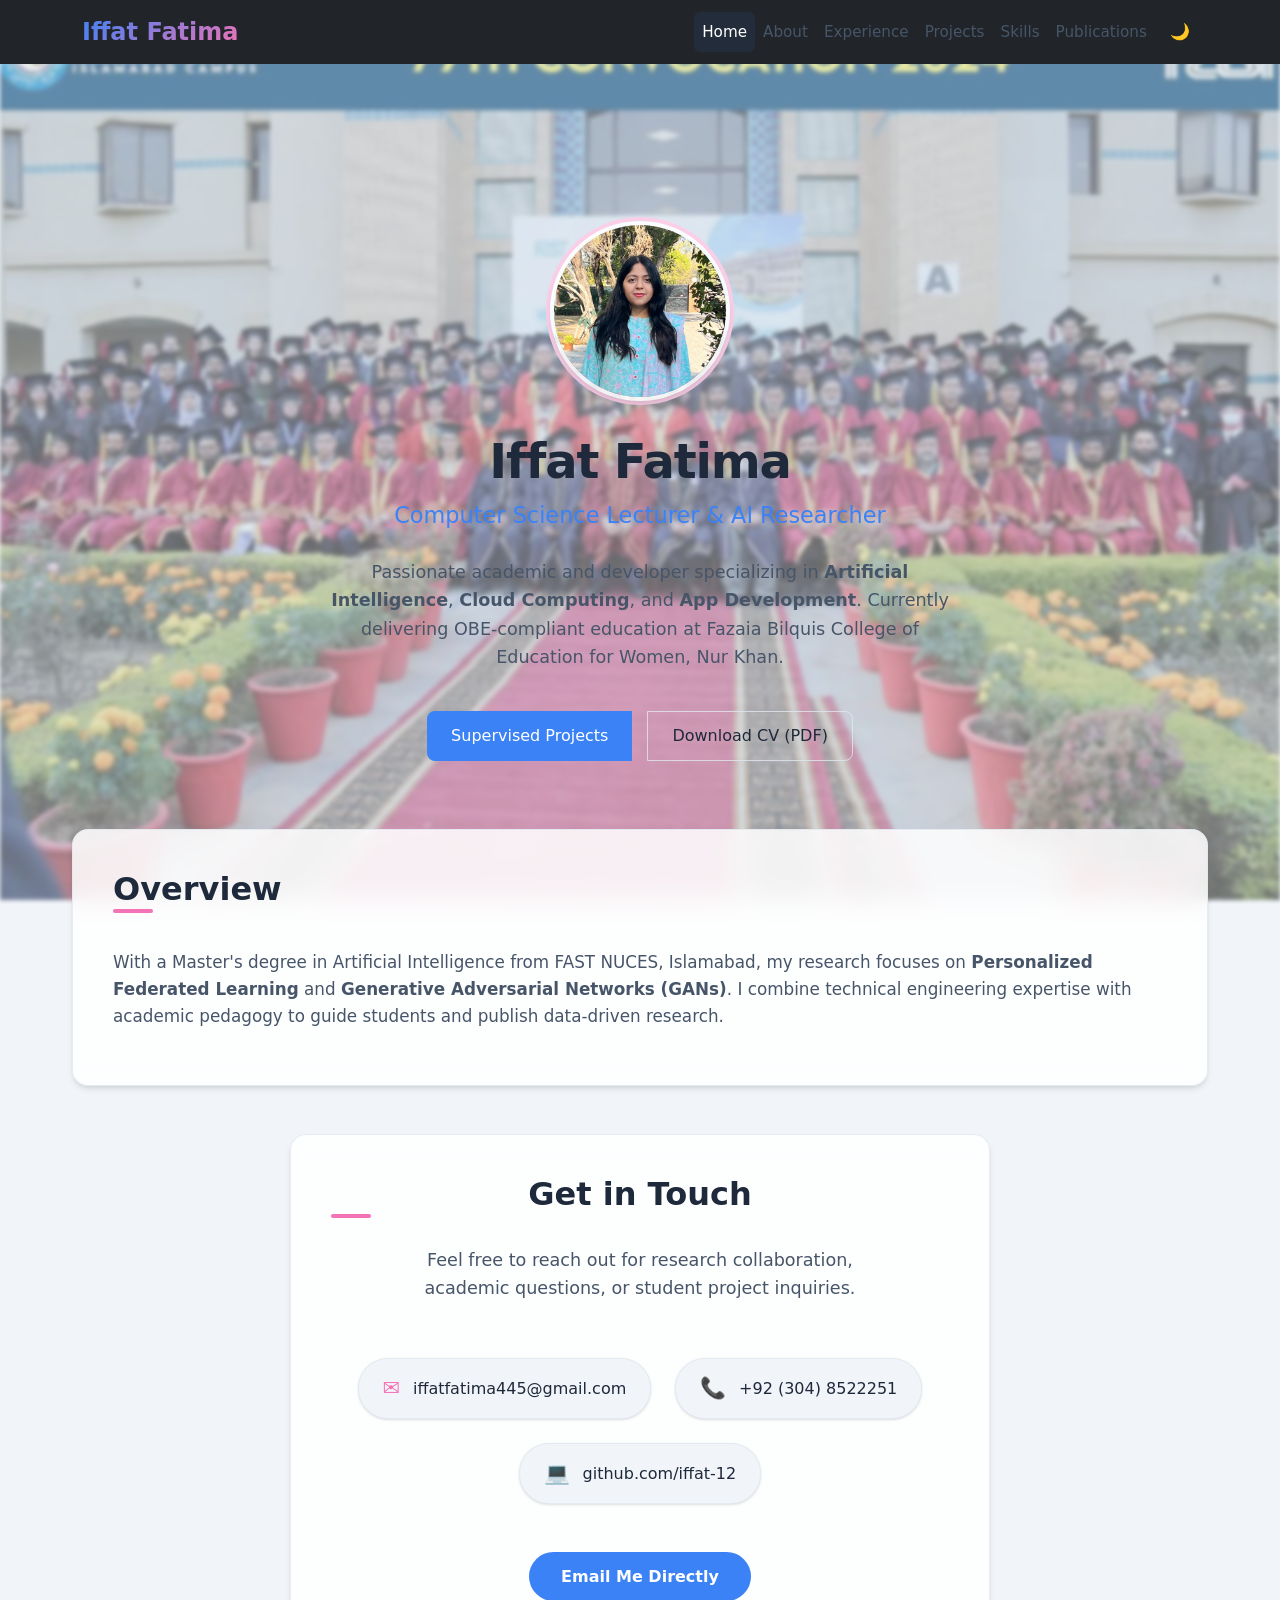
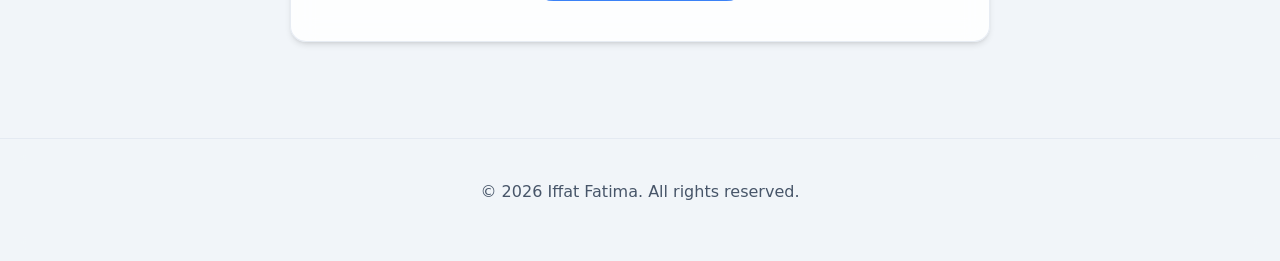
<file: index.html>
<!DOCTYPE html>
<html lang="en">
<head>
  <meta charset="UTF-8" />
  <meta name="viewport" content="width=device-width, initial-scale=1.0" />
  <title>Iffat Fatima – Lecturer & AI Researcher</title>
  
  <meta name="description" content="Professional portfolio of Iffat Fatima, Computer Science Lecturer and AI Researcher specializing in Federated Learning, Cloud Computing, and App Development." />
  <meta name="keywords" content="Iffat Fatima, AI Researcher, Computer Science Lecturer, FAST NUCES, Federated Learning, PMAS Arid Agriculture" />
  
  <link rel="preconnect" href="https://fonts.googleapis.com">
  <link rel="preconnect" href="https://fonts.gstatic.com" crossorigin>
  <link href="https://fonts.googleapis.com/css2?family=Roboto:wght@400;500;700&display=swap" rel="stylesheet">
  
  <link href="https://cdn.jsdelivr.net/npm/bootstrap@5.3.3/dist/css/bootstrap.min.css" rel="stylesheet">
  
  <link rel="stylesheet" href="style.css" />
</head>
<body>
  <!-- Blurred Convocation Background -->
  <div class="bg-overlay"></div>

 <!-- Header Navigation -->
<header>
  <nav class="navbar navbar-expand-lg navbar-dark bg-dark sticky-top" aria-label="Main Navigation">
    <div class="container">
      <!-- Logo/Brand Link -->
      <a href="index.html" class="navbar-brand logo-link fw-bold">Iffat Fatima</a>
      
      <!-- Mobile Hamburger Button -->
      <button class="navbar-toggler" type="button" data-bs-toggle="collapse" data-bs-target="#portfolioNav" aria-controls="portfolioNav" aria-expanded="false" aria-label="Toggle navigation">
        <span class="navbar-toggler-icon"></span>
      </button>
      
      <!-- Collapsible Navigation Menu -->
      <div class="collapse navbar-collapse" id="portfolioNav">
        <ul class="navbar-nav ms-auto align-items-lg-center">
          <li class="nav-item"><a class="nav-link active" href="index.html">Home</a></li>
          <li class="nav-item"><a class="nav-link" href="about.html">About</a></li>
          <li class="nav-item"><a class="nav-link" href="experience.html">Experience</a></li>
          <li class="nav-item"><a class="nav-link" href="projects.html">Projects</a></li>
          <li class="nav-item"><a class="nav-link" href="skills.html">Skills</a></li>
          <li class="nav-item"><a class="nav-link" href="publications.html">Publications</a></li>
          
          <!-- Theme Toggle Button Wrapper -->
          <li class="nav-item ms-lg-2 mt-2 mt-lg-0">
            <button class="btn btn-outline-light theme-toggle-btn px-2 py-1" id="theme-toggle" aria-label="Toggle Theme">🌙</button>
          </li>
        </ul>
      </div>
    </div>
  </nav>
</header>

  <!-- Main Content -->
  <main>
    <!-- Hero Section -->
    <section class="hero-section" id="home">
      <div class="profile-container">
        <!-- Profile Picture from media folder -->
        <img src="media/iffat.jpg" alt="Iffat Fatima Profile Picture" class="profile-img" />
      </div>
      <h1 class="hero-title">Iffat Fatima</h1>
      <p class="hero-subtitle">Computer Science Lecturer & AI Researcher</p>
      <p class="hero-description">
        Passionate academic and developer specializing in <strong>Artificial Intelligence</strong>, 
        <strong>Cloud Computing</strong>, and <strong>App Development</strong>. Currently delivering OBE-compliant education 
        at Fazaia Bilquis College of Education for Women, Nur Khan.
      </p>
      <div class="btn-group">
        <a href="projects.html" class="btn btn-primary">Supervised Projects</a>
        <a href="cv.pdf" class="btn btn-secondary" target="_blank" download>Download CV (PDF)</a>
      </div>
    </section>

    <!-- Brief Bio Overview Section -->
    <section class="section-card">
      <h2 class="section-title">Overview</h2>
      <p style="margin-top: 1rem; font-size: 1.05rem; color: var(--text-secondary);">
        With a Master's degree in Artificial Intelligence from FAST NUCES, Islamabad, my research focuses on 
        <strong>Personalized Federated Learning</strong> and <strong>Generative Adversarial Networks (GANs)</strong>. 
        I combine technical engineering expertise with academic pedagogy to guide students and publish data-driven research.
      </p>
    </section>

    <!-- Contact Section -->
    <section class="section-card" id="contact" style="max-width: 700px; margin: 3rem auto;">
      <h2 class="section-title" style="display: block; text-align: center; margin-bottom: 2rem;">Get in Touch</h2>
      <div style="text-align: center; display: flex; flex-direction: column; align-items: center; gap: 1.5rem;">
        <p style="color: var(--text-secondary); font-size: 1.1rem; max-width: 500px;">
          Feel free to reach out for research collaboration, academic questions, or student project inquiries.
        </p>
        
        <div style="display: flex; flex-wrap: wrap; justify-content: center; gap: 1.5rem; width: 100%; margin-top: 1rem;">
          <!-- Email Card -->
          <div class="contact-pill" style="display: flex; align-items: center; gap: 0.8rem; padding: 0.8rem 1.5rem; background-color: var(--bg-color); border: 1px solid var(--border-color); border-radius: 30px; box-shadow: var(--shadow-sm); transition: transform 0.2s;">
            <span style="font-size: 1.3rem; color: var(--accent-color);">✉</span>
            <a href="mailto:iffatfatima445@gmail.com" style="text-decoration: none; font-weight: 500; color: var(--text-primary);">iffatfatima445@gmail.com</a>
          </div>

          <!-- Phone Card -->
          <div class="contact-pill" style="display: flex; align-items: center; gap: 0.8rem; padding: 0.8rem 1.5rem; background-color: var(--bg-color); border: 1px solid var(--border-color); border-radius: 30px; box-shadow: var(--shadow-sm); transition: transform 0.2s;">
            <span style="font-size: 1.3rem; color: var(--accent-color);">📞</span>
            <a href="tel:+923048522251" style="text-decoration: none; font-weight: 500; color: var(--text-primary);">+92 (304) 8522251</a>
          </div>

          <!-- GitHub Card -->
          <div class="contact-pill" style="display: flex; align-items: center; gap: 0.8rem; padding: 0.8rem 1.5rem; background-color: var(--bg-color); border: 1px solid var(--border-color); border-radius: 30px; box-shadow: var(--shadow-sm); transition: transform 0.2s;">
            <span style="font-size: 1.3rem; color: var(--accent-color);">💻</span>
            <a href="https://github.com/iffat-12" target="_blank" style="text-decoration: none; font-weight: 500; color: var(--text-primary);">github.com/iffat-12</a>
          </div>
        </div>

        <div style="margin-top: 1.5rem;">
          <a href="mailto:iffatfatima445@gmail.com?subject=Inquiry from Portfolio" class="btn btn-primary" style="padding: 0.8rem 2rem; border-radius: 30px; font-weight: 600;">Email Me Directly</a>
        </div>
      </div>
    </section>
  </main>

  <!-- Footer -->
  <footer>
    <p>&copy; 2026 Iffat Fatima. All rights reserved.</p>
  </footer>

  <!-- Bootstrap 5 JS Bundle (Required for Navbar Toggle) -->
  <script src="https://cdn.jsdelivr.net/npm/bootstrap@5.3.3/dist/js/bootstrap.bundle.min.js"></script>

  <script src="script.js"></script>
</body>
</html>
</file>
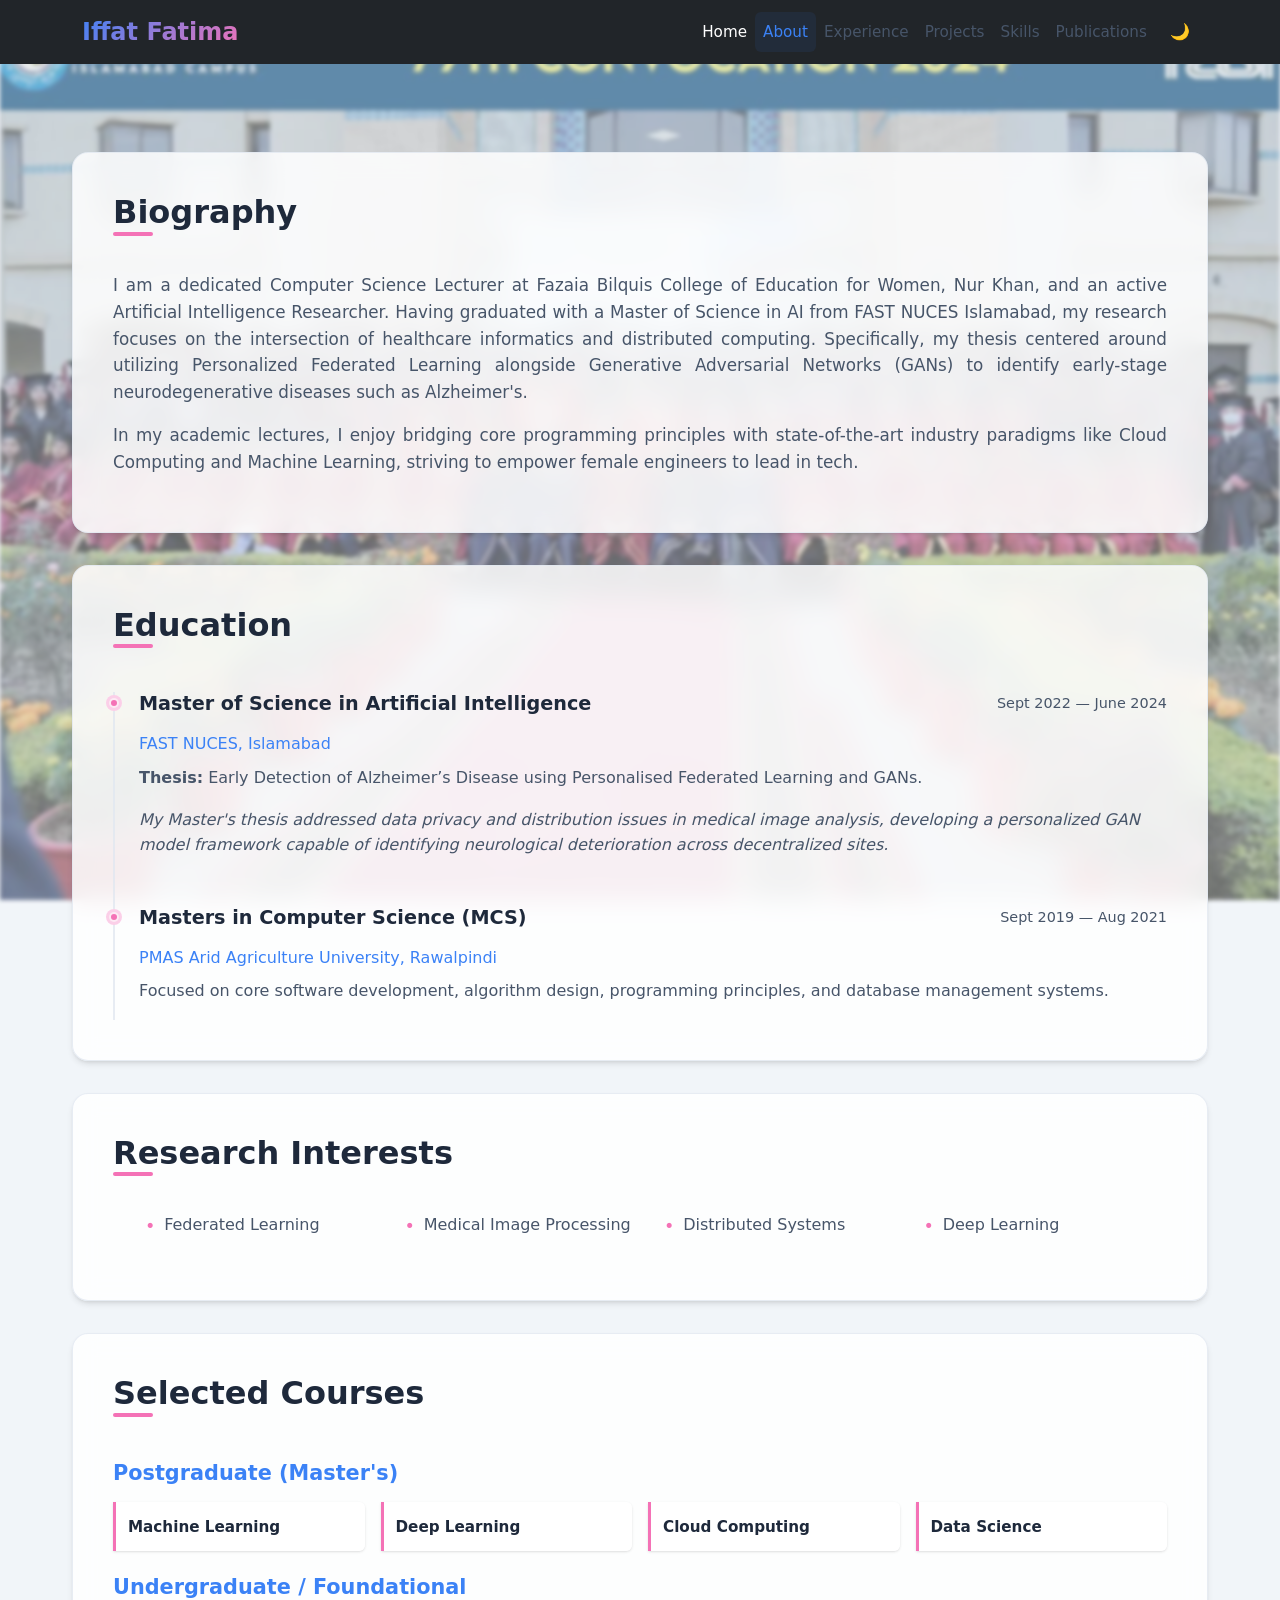
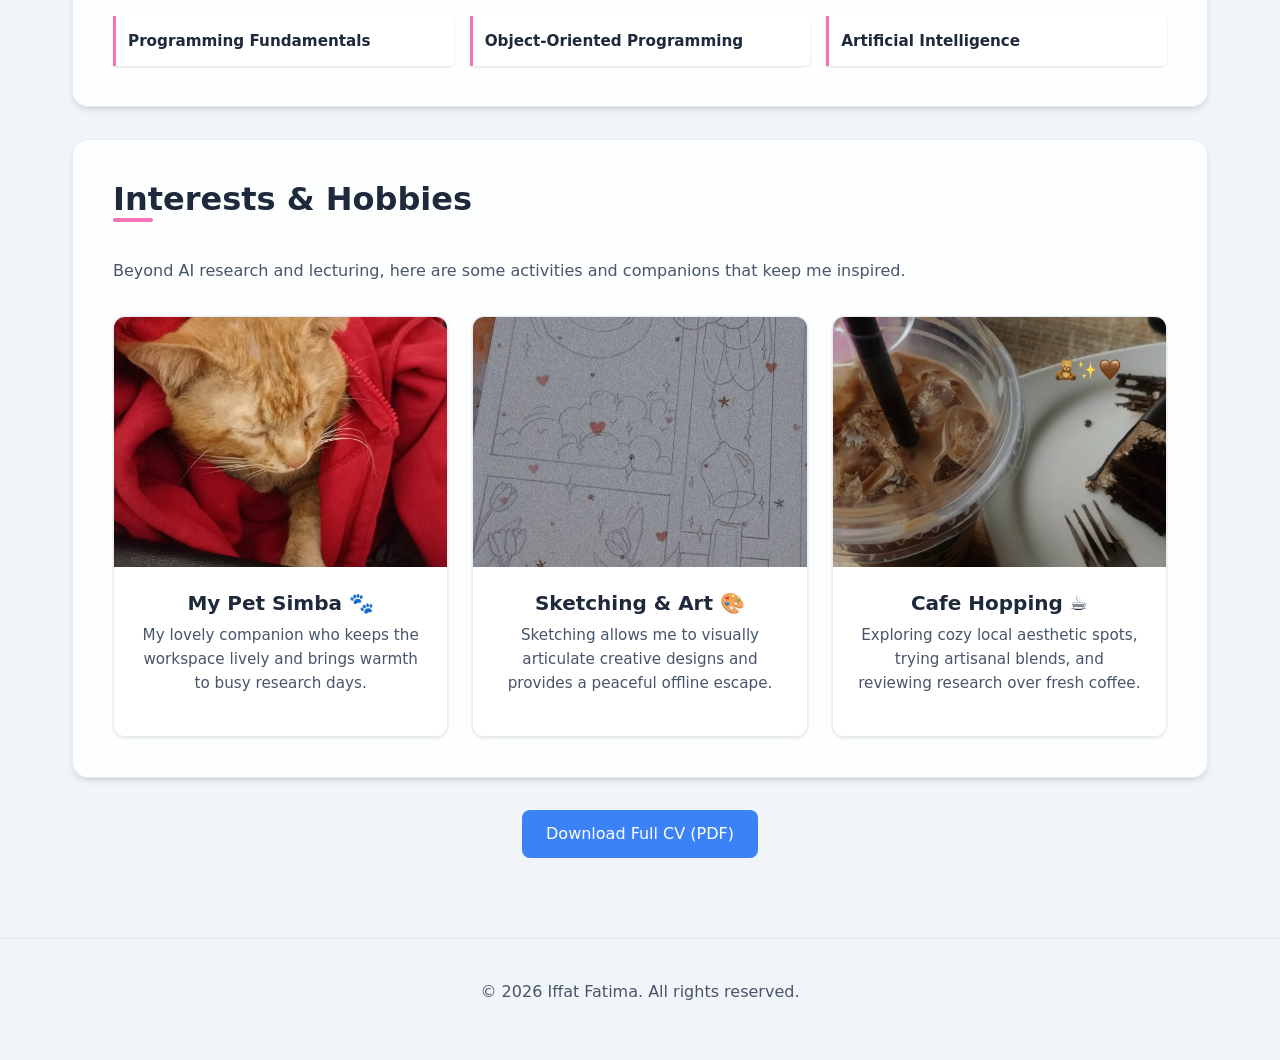
<file: about.html>
<!DOCTYPE html>
<html lang="en">
<head>
  <meta charset="UTF-8" />
  <meta name="viewport" content="width=device-width, initial-scale=1.0" />
  <title>About – Iffat Fatima</title>
  <meta name="description" content="Biography and educational background of Iffat Fatima, MS in AI graduate from FAST NUCES and Computer Science Lecturer." />
  <link rel="preconnect" href="https://fonts.googleapis.com">
  <link rel="preconnect" href="https://fonts.gstatic.com" crossorigin>
  <link href="https://fonts.googleapis.com/css2?family=Roboto:wght@400;500;700&display=swap" rel="stylesheet">
  <link href="https://cdn.jsdelivr.net/npm/bootstrap@5.3.3/dist/css/bootstrap.min.css" rel="stylesheet">
  <link rel="stylesheet" href="style.css" />
</head>
<body>
  <div class="bg-overlay"></div>

 <header>
  <nav class="navbar navbar-expand-lg navbar-dark bg-dark sticky-top" aria-label="Main Navigation">
    <div class="container">
      <!-- Logo/Brand Link -->
      <a href="index.html" class="navbar-brand logo-link fw-bold">Iffat Fatima</a>
      
      <!-- Mobile Hamburger Button -->
      <button class="navbar-toggler" type="button" data-bs-toggle="collapse" data-bs-target="#portfolioNav" aria-controls="portfolioNav" aria-expanded="false" aria-label="Toggle navigation">
        <span class="navbar-toggler-icon"></span>
      </button>
      
      <!-- Collapsible Navigation Menu -->
      <div class="collapse navbar-collapse" id="portfolioNav">
        <ul class="navbar-nav ms-auto align-items-lg-center">
          <li class="nav-item"><a class="nav-link active" href="index.html">Home</a></li>
          <li class="nav-item"><a class="nav-link" href="about.html">About</a></li>
          <li class="nav-item"><a class="nav-link" href="experience.html">Experience</a></li>
          <li class="nav-item"><a class="nav-link" href="projects.html">Projects</a></li>
          <li class="nav-item"><a class="nav-link" href="skills.html">Skills</a></li>
          <li class="nav-item"><a class="nav-link" href="publications.html">Publications</a></li>
          
          <!-- Theme Toggle Button Wrapper -->
          <li class="nav-item ms-lg-2 mt-2 mt-lg-0">
            <button class="btn btn-outline-light theme-toggle-btn px-2 py-1" id="theme-toggle" aria-label="Toggle Theme">🌙</button>
          </li>
        </ul>
      </div>
    </div>
  </nav>
</header>

  <!-- Main Content -->
  <main>
    <section class="section-card">
      <h2 class="section-title">Biography</h2>
      <p style="margin-top: 1rem; color: var(--text-secondary); font-size: 1.05rem; text-align: justify;">
        I am a dedicated Computer Science Lecturer at Fazaia Bilquis College of Education for Women, Nur Khan, and an active Artificial Intelligence Researcher.
        Having graduated with a Master of Science in AI from FAST NUCES Islamabad, my research focuses on the intersection of healthcare informatics and distributed computing.
        Specifically, my thesis centered around utilizing Personalized Federated Learning alongside Generative Adversarial Networks (GANs) to identify early-stage neurodegenerative diseases such as Alzheimer's.
      </p>
      <p style="margin-top: 1rem; color: var(--text-secondary); font-size: 1.05rem; text-align: justify;">
        In my academic lectures, I enjoy bridging core programming principles with state-of-the-art industry paradigms like Cloud Computing and Machine Learning, striving to empower female engineers to lead in tech.
      </p>
    </section>

    <!-- Education & Thesis -->
    <section class="section-card">
      <h2 class="section-title">Education</h2>
      
      <div class="experience-timeline" style="margin-top: 1.5rem;">
        <!-- FAST NUCES -->
        <div class="timeline-item">
          <div class="timeline-dot"></div>
          <div class="timeline-header">
            <h3 class="timeline-title">Master of Science in Artificial Intelligence</h3>
            <span class="timeline-date">Sept 2022 — June 2024</span>
          </div>
          <div class="timeline-subtitle">FAST NUCES, Islamabad</div>
          <div class="timeline-content" style="margin-top: 0.5rem;">
            <p><strong>Thesis:</strong> Early Detection of Alzheimer’s Disease using Personalised Federated Learning and GANs.</p>
            <p style="margin-top: 0.5rem; font-style: italic;">
              My Master's thesis addressed data privacy and distribution issues in medical image analysis, developing a personalized GAN model framework capable of identifying neurological deterioration across decentralized sites.
            </p>
          </div>
        </div>

        <!-- PMAS Arid Agriculture -->
        <div class="timeline-item">
          <div class="timeline-dot"></div>
          <div class="timeline-header">
            <h3 class="timeline-title">Masters in Computer Science (MCS)</h3>
            <span class="timeline-date">Sept 2019 — Aug 2021</span>
          </div>
          <div class="timeline-subtitle">PMAS Arid Agriculture University, Rawalpindi</div>
          <div class="timeline-content" style="margin-top: 0.5rem;">
            <p>Focused on core software development, algorithm design, programming principles, and database management systems.</p>
          </div>
        </div>
      </div>
    </section>

    <!-- Research Interests -->
    <section class="section-card">
      <h2 class="section-title">Research Interests</h2>
      <ul class="timeline-content" style="list-style-type: none; margin-top: 1rem; display: grid; grid-template-columns: repeat(auto-fit, minmax(200px, 1fr)); gap: 1rem;">
        <li style="padding-left: 1.2rem; font-weight: 500;">Federated Learning</li>
        <li style="padding-left: 1.2rem; font-weight: 500;">Medical Image Processing</li>
        <li style="padding-left: 1.2rem; font-weight: 500;">Distributed Systems</li>
        <li style="padding-left: 1.2rem; font-weight: 500;">Deep Learning</li>
      </ul>
    </section>

    <!-- Academic Courses Taken -->
    <section class="section-card">
      <h2 class="section-title">Selected Courses</h2>
      
      <h3 class="skills-category-title" style="margin-top: 1.5rem;">Postgraduate (Master's)</h3>
      <div class="course-grid">
        <div class="course-item"><strong>Machine Learning</strong></div>
        <div class="course-item"><strong>Deep Learning</strong></div>
        <div class="course-item"><strong>Cloud Computing</strong></div>
        <div class="course-item"><strong>Data Science</strong></div>
      </div>

      <h3 class="skills-category-title" style="margin-top: 1.5rem;">Undergraduate / Foundational</h3>
      <div class="course-grid">
        <div class="course-item"><strong>Programming Fundamentals</strong></div>
        <div class="course-item"><strong>Object-Oriented Programming</strong></div>
        <div class="course-item"><strong>Artificial Intelligence</strong></div>
      </div>
    </section>

    <!-- Interests & Hobbies Section -->
    <section class="section-card">
      <h2 class="section-title">Interests &amp; Hobbies</h2>
      <p style="margin-top: 1rem; color: var(--text-secondary); margin-bottom: 2rem;">
        Beyond AI research and lecturing, here are some activities and companions that keep me inspired.
      </p>

      <div class="projects-grid">
        <!-- Pets (Simba) -->
        <div class="project-card">
          <div class="project-img-wrapper" style="padding-top: 75%;">
            <img src="media/simba.jpg" alt="Simba the Pet" class="project-img" />
          </div>
          <div class="project-body" style="text-align: center;">
            <h3 class="project-card-title">My Pet Simba 🐾</h3>
            <p class="project-card-desc" style="font-size: 0.95rem;">
              My lovely companion who keeps the workspace lively and brings warmth to busy research days.
            </p>
          </div>
        </div>

        <!-- Sketching -->
        <div class="project-card">
          <div class="project-img-wrapper" style="padding-top: 75%;">
            <img src="media/sketch.jpg" alt="Sketching hobby artwork" class="project-img" />
          </div>
          <div class="project-body" style="text-align: center;">
            <h3 class="project-card-title">Sketching &amp; Art 🎨</h3>
            <p class="project-card-desc" style="font-size: 0.95rem;">
              Sketching allows me to visually articulate creative designs and provides a peaceful offline escape.
            </p>
          </div>
        </div>

        <!-- Cafe Hopping -->
        <div class="project-card">
          <div class="project-img-wrapper" style="padding-top: 75%;">
            <img src="media/cafe3.jpg" alt="Cafe" class="project-img" />
          </div>

          <div class="project-body" style="text-align: center;">
            <h3 class="project-card-title">Cafe Hopping ☕</h3>
            <p class="project-card-desc" style="font-size: 0.95rem;">
              Exploring cozy local aesthetic spots, trying artisanal blends, and reviewing research over fresh coffee.
            </p>
          </div>
        </div>
      </div>
    </section>

    <div style="text-align: center; margin: 2rem 0;">
      <a href="cv.pdf" class="btn btn-primary" target="_blank" download>Download Full CV (PDF)</a>
    </div>
  </main>

  <footer>
    <p>&copy; 2026 Iffat Fatima. All rights reserved.</p>
  </footer>
  <!-- Bootstrap 5 JS Bundle (Required for Navbar Toggle) -->
  <script src="https://cdn.jsdelivr.net/npm/bootstrap@5.3.3/dist/js/bootstrap.bundle.min.js"></script>

  <script src="script.js"></script>
</body>
</html>
</file>
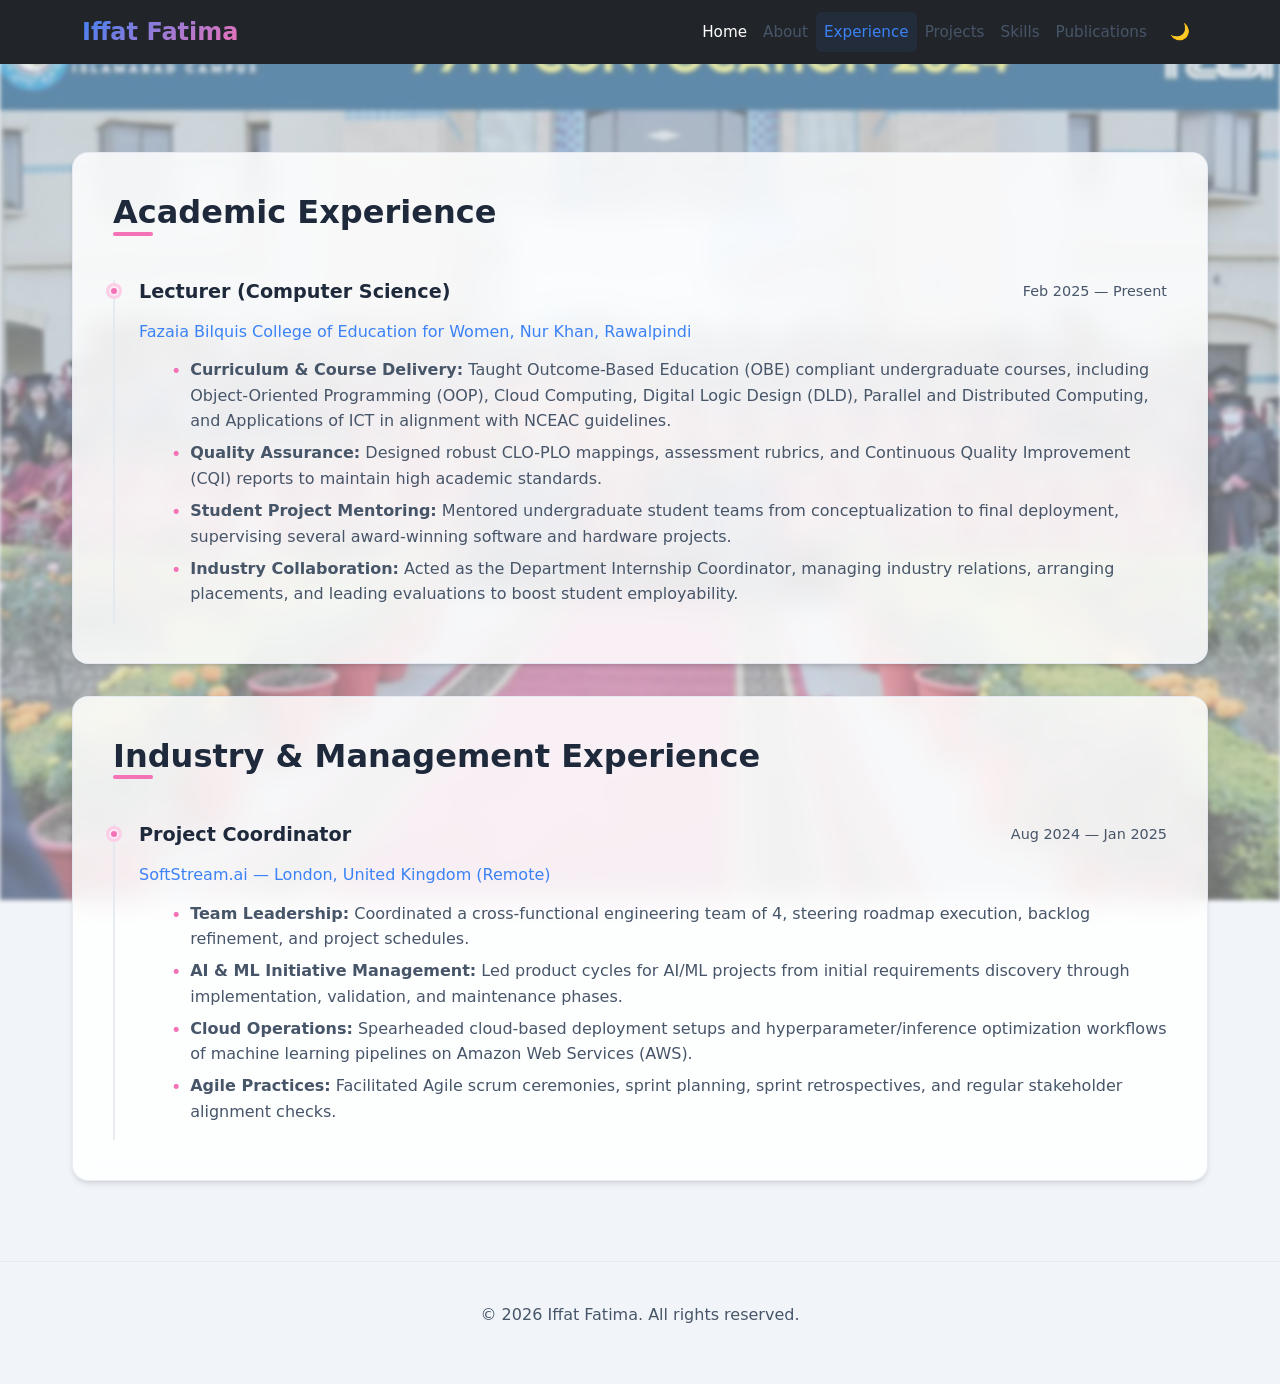
<file: experience.html>
<!DOCTYPE html>
<html lang="en">
<head>
  <meta charset="UTF-8" />
  <meta name="viewport" content="width=device-width, initial-scale=1.0" />
  <title>Experience – Iffat Fatima</title>
  <meta name="description" content="Academic lecturing experience at Fazaia Bilquis College and project management at SoftStream.ai of Iffat Fatima." />
  <link rel="preconnect" href="https://fonts.googleapis.com">
  <link rel="preconnect" href="https://fonts.gstatic.com" crossorigin>
  <link href="https://fonts.googleapis.com/css2?family=Roboto:wght@400;500;700&display=swap" rel="stylesheet">
   <link href="https://cdn.jsdelivr.net/npm/bootstrap@5.3.3/dist/css/bootstrap.min.css" rel="stylesheet">
  <link rel="stylesheet" href="style.css" />
</head>
<body>
  <div class="bg-overlay"></div>

  <header>
  <nav class="navbar navbar-expand-lg navbar-dark bg-dark sticky-top" aria-label="Main Navigation">
    <div class="container">
      <!-- Logo/Brand Link -->
      <a href="index.html" class="navbar-brand logo-link fw-bold">Iffat Fatima</a>
      
      <!-- Mobile Hamburger Button -->
      <button class="navbar-toggler" type="button" data-bs-toggle="collapse" data-bs-target="#portfolioNav" aria-controls="portfolioNav" aria-expanded="false" aria-label="Toggle navigation">
        <span class="navbar-toggler-icon"></span>
      </button>
      
      <!-- Collapsible Navigation Menu -->
      <div class="collapse navbar-collapse" id="portfolioNav">
        <ul class="navbar-nav ms-auto align-items-lg-center">
          <li class="nav-item"><a class="nav-link active" href="index.html">Home</a></li>
          <li class="nav-item"><a class="nav-link" href="about.html">About</a></li>
          <li class="nav-item"><a class="nav-link" href="experience.html">Experience</a></li>
          <li class="nav-item"><a class="nav-link" href="projects.html">Projects</a></li>
          <li class="nav-item"><a class="nav-link" href="skills.html">Skills</a></li>
          <li class="nav-item"><a class="nav-link" href="publications.html">Publications</a></li>
          
          <!-- Theme Toggle Button Wrapper -->
          <li class="nav-item ms-lg-2 mt-2 mt-lg-0">
            <button class="btn btn-outline-light theme-toggle-btn px-2 py-1" id="theme-toggle" aria-label="Toggle Theme">🌙</button>
          </li>
        </ul>
      </div>
    </div>
  </nav>
</header>

  <!-- Main Content -->
  <main>
    <section class="section-card">
      <h2 class="section-title">Academic Experience</h2>
      
      <div class="experience-timeline" style="margin-top: 1.5rem;">
        <div class="timeline-item">
          <div class="timeline-dot"></div>
          <div class="timeline-header">
            <h3 class="timeline-title">Lecturer (Computer Science)</h3>
            <span class="timeline-date">Feb 2025 — Present</span>
          </div>
          <div class="timeline-subtitle">Fazaia Bilquis College of Education for Women, Nur Khan, Rawalpindi</div>
          
          <div class="timeline-content" style="margin-top: 0.8rem;">
            <ul>
              <li><strong>Curriculum & Course Delivery:</strong> Taught Outcome-Based Education (OBE) compliant undergraduate courses, including Object-Oriented Programming (OOP), Cloud Computing, Digital Logic Design (DLD), Parallel and Distributed Computing, and Applications of ICT in alignment with NCEAC guidelines.</li>
              <li><strong>Quality Assurance:</strong> Designed robust CLO-PLO mappings, assessment rubrics, and Continuous Quality Improvement (CQI) reports to maintain high academic standards.</li>
              <li><strong>Student Project Mentoring:</strong> Mentored undergraduate student teams from conceptualization to final deployment, supervising several award-winning software and hardware projects.</li>
              <li><strong>Industry Collaboration:</strong> Acted as the Department Internship Coordinator, managing industry relations, arranging placements, and leading evaluations to boost student employability.</li>
            </ul>
          </div>
        </div>
      </div>
    </section>

    <section class="section-card">
      <h2 class="section-title">Industry & Management Experience</h2>
      
      <div class="experience-timeline" style="margin-top: 1.5rem;">
        <div class="timeline-item">
          <div class="timeline-dot"></div>
          <div class="timeline-header">
            <h3 class="timeline-title">Project Coordinator</h3>
            <span class="timeline-date">Aug 2024 — Jan 2025</span>
          </div>
          <div class="timeline-subtitle">SoftStream.ai — London, United Kingdom (Remote)</div>
          
          <div class="timeline-content" style="margin-top: 0.8rem;">
            <ul>
              <li><strong>Team Leadership:</strong> Coordinated a cross-functional engineering team of 4, steering roadmap execution, backlog refinement, and project schedules.</li>
              <li><strong>AI & ML Initiative Management:</strong> Led product cycles for AI/ML projects from initial requirements discovery through implementation, validation, and maintenance phases.</li>
              <li><strong>Cloud Operations:</strong> Spearheaded cloud-based deployment setups and hyperparameter/inference optimization workflows of machine learning pipelines on Amazon Web Services (AWS).</li>
              <li><strong>Agile Practices:</strong> Facilitated Agile scrum ceremonies, sprint planning, sprint retrospectives, and regular stakeholder alignment checks.</li>
            </ul>
          </div>
        </div>
      </div>
    </section>
  </main>

  <footer>
    <p>&copy; 2026 Iffat Fatima. All rights reserved.</p>
  </footer>
  <!-- Bootstrap 5 JS Bundle (Required for Navbar Toggle) -->
  <script src="https://cdn.jsdelivr.net/npm/bootstrap@5.3.3/dist/js/bootstrap.bundle.min.js"></script>

  <script src="script.js"></script>
</body>
</html>
</file>
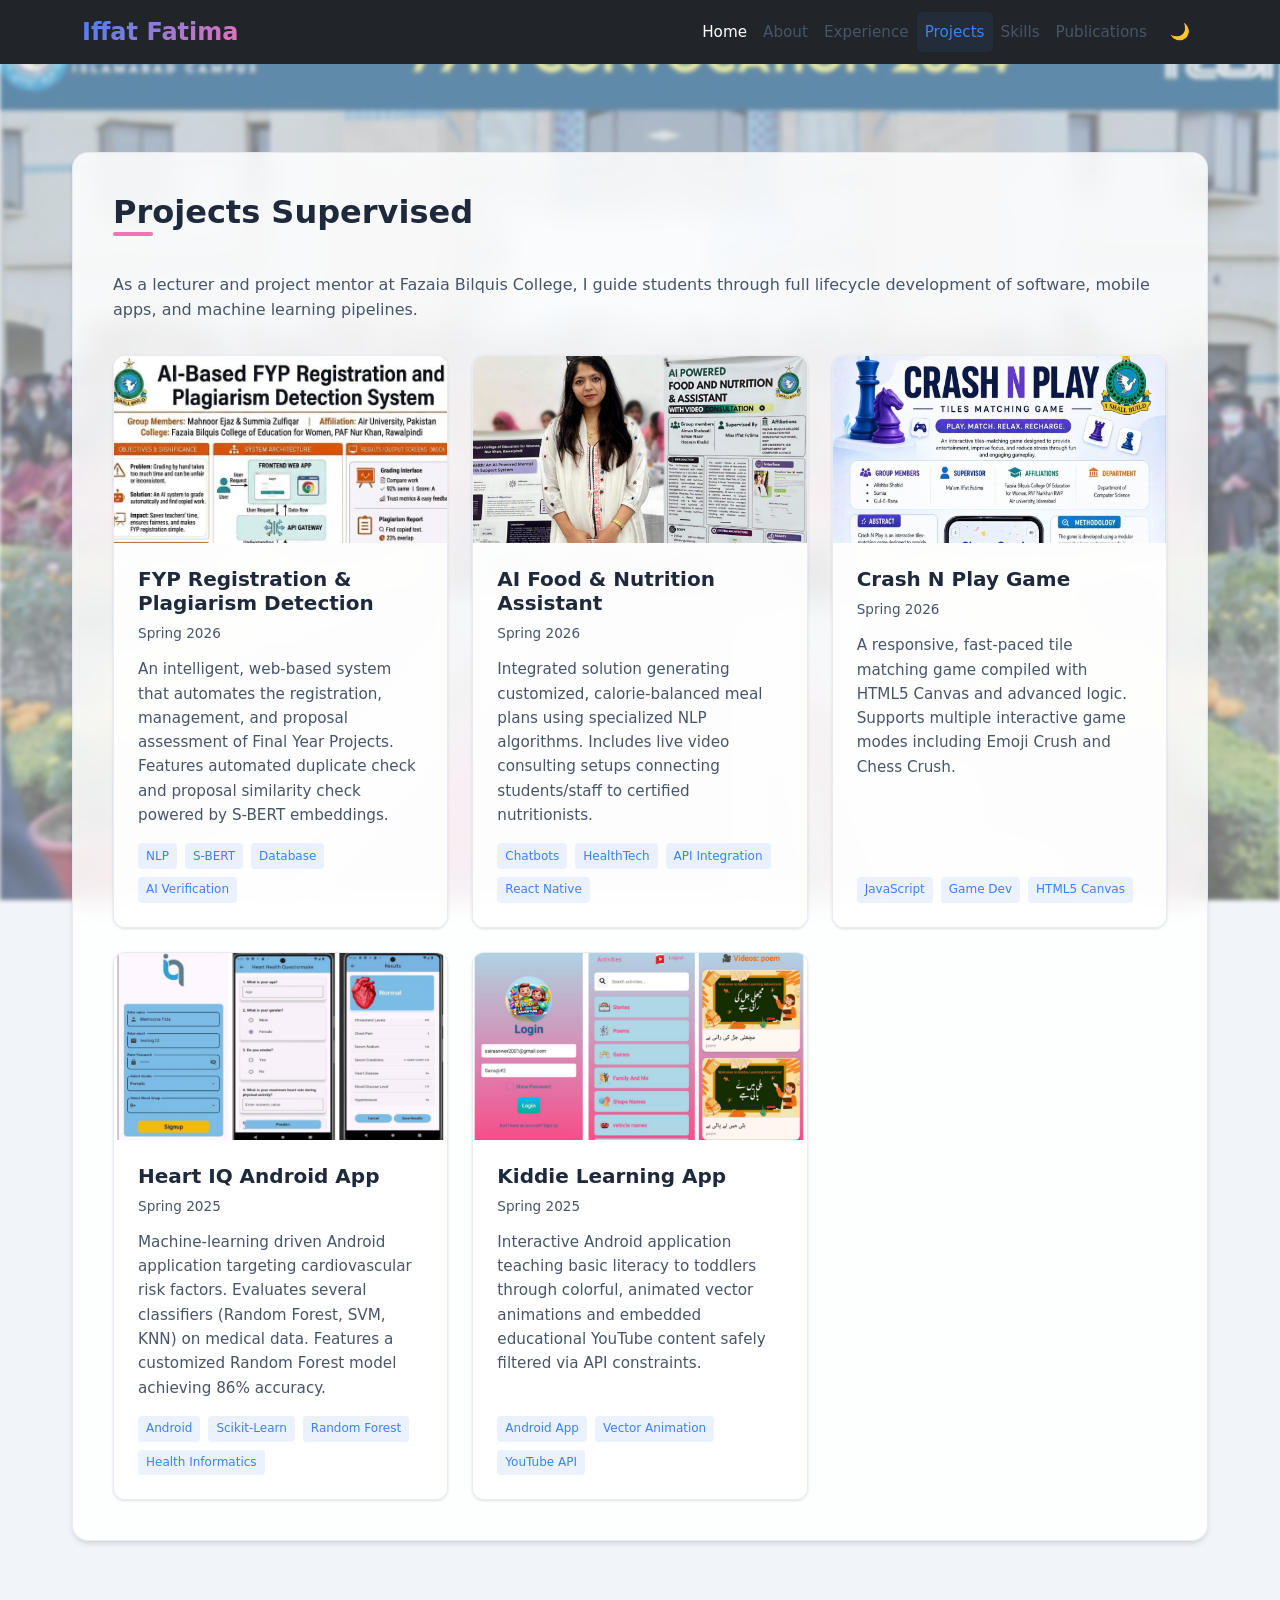
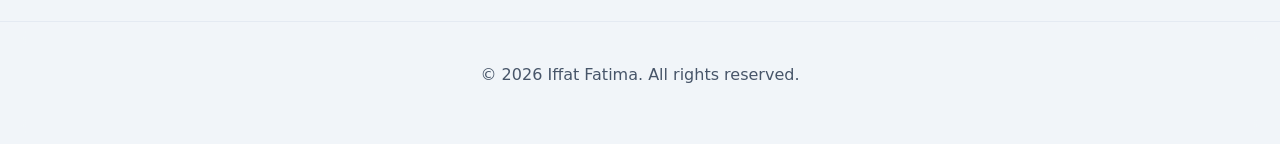
<file: projects.html>
<!DOCTYPE html>
<html lang="en">
<head>
  <meta charset="UTF-8" />
  <meta name="viewport" content="width=device-width, initial-scale=1.0" />
  <title>Projects – Iffat Fatima</title>
  <meta name="description" content="Supervised student projects by Lecturer Iffat Fatima, including AI Plagiarism Detectors, Health Apps, and Games." />
  <link rel="preconnect" href="https://fonts.googleapis.com">
  <link rel="preconnect" href="https://fonts.gstatic.com" crossorigin>
  <link href="https://fonts.googleapis.com/css2?family=Roboto:wght@400;500;700&display=swap" rel="stylesheet">
   <link href="https://cdn.jsdelivr.net/npm/bootstrap@5.3.3/dist/css/bootstrap.min.css" rel="stylesheet">
  <link rel="stylesheet" href="style.css" />
</head>
<body>
  <div class="bg-overlay"></div>

  <!-- Header Navigation -->
  <header>
  <nav class="navbar navbar-expand-lg navbar-dark bg-dark sticky-top" aria-label="Main Navigation">
    <div class="container">
      <!-- Logo/Brand Link -->
      <a href="index.html" class="navbar-brand logo-link fw-bold">Iffat Fatima</a>
      
      <!-- Mobile Hamburger Button -->
      <button class="navbar-toggler" type="button" data-bs-toggle="collapse" data-bs-target="#portfolioNav" aria-controls="portfolioNav" aria-expanded="false" aria-label="Toggle navigation">
        <span class="navbar-toggler-icon"></span>
      </button>
      
      <!-- Collapsible Navigation Menu -->
      <div class="collapse navbar-collapse" id="portfolioNav">
        <ul class="navbar-nav ms-auto align-items-lg-center">
          <li class="nav-item"><a class="nav-link active" href="index.html">Home</a></li>
          <li class="nav-item"><a class="nav-link" href="about.html">About</a></li>
          <li class="nav-item"><a class="nav-link" href="experience.html">Experience</a></li>
          <li class="nav-item"><a class="nav-link" href="projects.html">Projects</a></li>
          <li class="nav-item"><a class="nav-link" href="skills.html">Skills</a></li>
          <li class="nav-item"><a class="nav-link" href="publications.html">Publications</a></li>
          
          <!-- Theme Toggle Button Wrapper -->
          <li class="nav-item ms-lg-2 mt-2 mt-lg-0">
            <button class="btn btn-outline-light theme-toggle-btn px-2 py-1" id="theme-toggle" aria-label="Toggle Theme">🌙</button>
          </li>
        </ul>
      </div>
    </div>
  </nav>
</header>

  <!-- Main Content -->
  <main>
    <section class="section-card">
      <h2 class="section-title">Projects Supervised</h2>
      <p style="margin-top: 1rem; color: var(--text-secondary); margin-bottom: 2rem;">
        As a lecturer and project mentor at Fazaia Bilquis College, I guide students through full lifecycle development 
        of software, mobile apps, and machine learning pipelines.
      </p>

      <div class="projects-grid">
        
        <!-- FYP Plagiarism Detection -->
        <div class="project-card">
          <div class="project-img-wrapper">
            <img src="media/fyp.jpg" alt="FYP Registration and Plagiarism Detection" class="project-img" />
          </div>
          <div class="project-body">
            <h3 class="project-card-title">FYP Registration & Plagiarism Detection</h3>
            <span class="project-date">Spring 2026</span>
            <p class="project-card-desc">
              An intelligent, web-based system that automates the registration, management, and proposal assessment of Final Year Projects. 
              Features automated duplicate check and proposal similarity check powered by S-BERT embeddings.
            </p>
            <div class="tag-list">
              <span class="tag">NLP</span>
              <span class="tag">S-BERT</span>
              <span class="tag">Database</span>
              <span class="tag">AI Verification</span>
            </div>
          </div>
        </div>

        <!-- AI Food & Nutrition -->
        <div class="project-card">
          <div class="project-img-wrapper">
            <img src="media/project-fyp.jpg" alt="AI Powered Food and Nutrition Assistant" class="project-img" />
          </div>
          <div class="project-body">
            <h3 class="project-card-title">AI Food & Nutrition Assistant</h3>
            <span class="project-date">Spring 2026</span>
            <p class="project-card-desc">
              Integrated solution generating customized, calorie-balanced meal plans using specialized NLP algorithms. 
              Includes live video consulting setups connecting students/staff to certified nutritionists.
            </p>
            <div class="tag-list">
              <span class="tag">Chatbots</span>
              <span class="tag">HealthTech</span>
              <span class="tag">API Integration</span>
              <span class="tag">React Native</span>
            </div>
          </div>
        </div>

        

        <!-- Crash N Play -->
        <div class="project-card">
          <div class="project-img-wrapper">
            <img src="media/fyp1.jpg" alt="Crash N Play Game" class="project-img" />
          </div>
          <div class="project-body">
            <h3 class="project-card-title">Crash N Play Game</h3>
            <span class="project-date">Spring 2026</span>
            <p class="project-card-desc">
              A responsive, fast-paced tile matching game compiled with HTML5 Canvas and advanced logic. 
              Supports multiple interactive game modes including Emoji Crush and Chess Crush.
            </p>
            <div class="tag-list">
              <span class="tag">JavaScript</span>
              <span class="tag">Game Dev</span>
              <span class="tag">HTML5 Canvas</span>
            </div>
          </div>
        </div>


<!-- Heart IQ App -->
        <div class="project-card">
          <div class="project-img-wrapper">
            <img src="media/iq.jpg" alt="Heart IQ Android App" class="project-img" />
          </div>
          <div class="project-body">
            <h3 class="project-card-title">Heart IQ Android App</h3>
            <span class="project-date">Spring 2025</span>
            <p class="project-card-desc">
              Machine-learning driven Android application targeting cardiovascular risk factors. 
              Evaluates several classifiers (Random Forest, SVM, KNN) on medical data. 
              Features a customized Random Forest model achieving 86% accuracy.
            </p>
            <div class="tag-list">
              <span class="tag">Android</span>
              <span class="tag">Scikit-Learn</span>
              <span class="tag">Random Forest</span>
              <span class="tag">Health Informatics</span>
            </div>
          </div>
        </div>
        <!-- Kiddie Learning App -->
        <div class="project-card">
          <div class="project-img-wrapper">
            <img src="media/fyp2.png" alt="Kiddie Learning App" class="project-img" />
          </div>
          <div class="project-body">
            <h3 class="project-card-title">Kiddie Learning App</h3>
            <span class="project-date">Spring 2025</span>
            <p class="project-card-desc">
              Interactive Android application teaching basic literacy to toddlers through colorful, animated vector animations 
              and embedded educational YouTube content safely filtered via API constraints.
            </p>
            <div class="tag-list">
              <span class="tag">Android App</span>
              <span class="tag">Vector Animation</span>
              <span class="tag">YouTube API</span>
            </div>
          </div>
        </div>

      </div>
    </section>

  </main>

  <footer>
    <p>&copy; 2026 Iffat Fatima. All rights reserved.</p>
  </footer>
  <!-- Bootstrap 5 JS Bundle (Required for Navbar Toggle) -->
  <script src="https://cdn.jsdelivr.net/npm/bootstrap@5.3.3/dist/js/bootstrap.bundle.min.js"></script>

  <script src="script.js"></script>
</body>
</html>
</file>
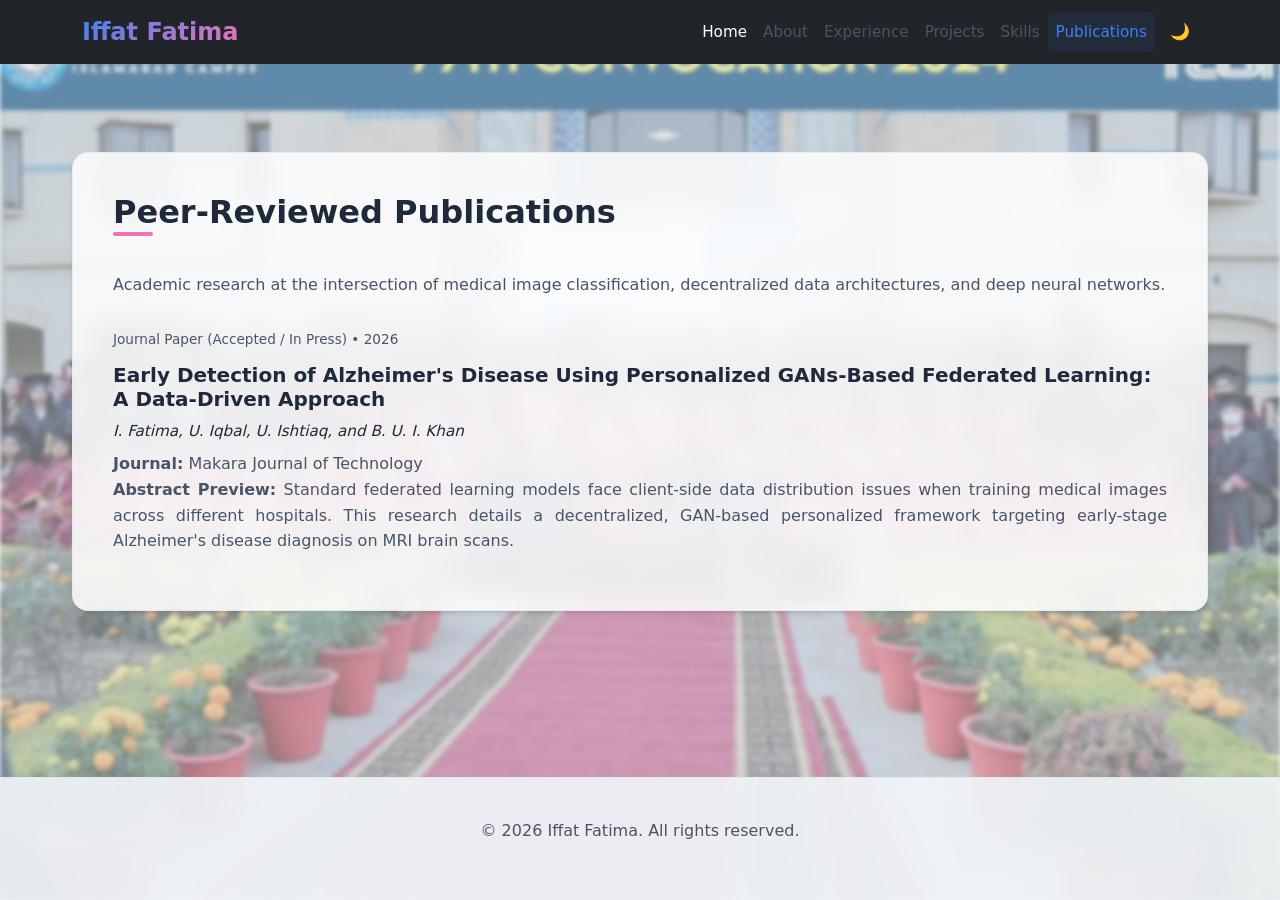
<file: publications.html>
<!DOCTYPE html>
<html lang="en">
<head>
  <meta charset="UTF-8" />
  <meta name="viewport" content="width=device-width, initial-scale=1.0" />
  <title>Publications – Iffat Fatima</title>
  <meta name="description" content="Research publications and academic journals authored by Lecturer Iffat Fatima." />
  <link rel="preconnect" href="https://fonts.googleapis.com">
  <link rel="preconnect" href="https://fonts.gstatic.com" crossorigin>
  <link href="https://fonts.googleapis.com/css2?family=Roboto:wght@400;500;700&display=swap" rel="stylesheet">
   <link href="https://cdn.jsdelivr.net/npm/bootstrap@5.3.3/dist/css/bootstrap.min.css" rel="stylesheet">
  <link rel="stylesheet" href="style.css" />
</head>
<body>
  <div class="bg-overlay"></div>

  <!-- Header Navigation -->
 <header>
  <nav class="navbar navbar-expand-lg navbar-dark bg-dark sticky-top" aria-label="Main Navigation">
    <div class="container">
      <!-- Logo/Brand Link -->
      <a href="index.html" class="navbar-brand logo-link fw-bold">Iffat Fatima</a>
      
      <!-- Mobile Hamburger Button -->
      <button class="navbar-toggler" type="button" data-bs-toggle="collapse" data-bs-target="#portfolioNav" aria-controls="portfolioNav" aria-expanded="false" aria-label="Toggle navigation">
        <span class="navbar-toggler-icon"></span>
      </button>
      
      <!-- Collapsible Navigation Menu -->
      <div class="collapse navbar-collapse" id="portfolioNav">
        <ul class="navbar-nav ms-auto align-items-lg-center">
          <li class="nav-item"><a class="nav-link active" href="index.html">Home</a></li>
          <li class="nav-item"><a class="nav-link" href="about.html">About</a></li>
          <li class="nav-item"><a class="nav-link" href="experience.html">Experience</a></li>
          <li class="nav-item"><a class="nav-link" href="projects.html">Projects</a></li>
          <li class="nav-item"><a class="nav-link" href="skills.html">Skills</a></li>
          <li class="nav-item"><a class="nav-link" href="publications.html">Publications</a></li>
          
          <!-- Theme Toggle Button Wrapper -->
          <li class="nav-item ms-lg-2 mt-2 mt-lg-0">
            <button class="btn btn-outline-light theme-toggle-btn px-2 py-1" id="theme-toggle" aria-label="Toggle Theme">🌙</button>
          </li>
        </ul>
      </div>
    </div>
  </nav>
</header>

  <!-- Main Content -->
  <main>
    <!-- Publications Section -->
    <section class="section-card">
      <h2 class="section-title">Peer-Reviewed Publications</h2>
      <p style="margin-top: 1rem; color: var(--text-secondary); margin-bottom: 2rem;">
        Academic research at the intersection of medical image classification, decentralized data architectures, and deep neural networks.
      </p>

      <div class="blog-list">
        <!-- Makara Journal -->
        <div class="blog-item">
          <div class="blog-meta">Journal Paper (Accepted / In Press) • 2026</div>
          <h3 class="blog-title">
            <a href="#">Early Detection of Alzheimer's Disease Using Personalized GANs-Based Federated Learning: A Data-Driven Approach</a>
          </h3>
          <p style="font-size: 0.95rem; color: var(--text-primary); margin: 0.5rem 0;">
            <em>I. Fatima, U. Iqbal, U. Ishtiaq, and B. U. I. Khan</em>
          </p>
          <p class="blog-excerpt" style="text-align: justify;">
            <strong>Journal:</strong> Makara Journal of Technology <br>
            <strong>Abstract Preview:</strong> Standard federated learning models face client-side data distribution issues when training medical images across different hospitals. This research details a decentralized, GAN-based personalized framework targeting early-stage Alzheimer's disease diagnosis on MRI brain scans.
          </p>
        </div>
      </div>
    </section>
  </main>

  <footer>
    <p>&copy; 2026 Iffat Fatima. All rights reserved.</p>
  </footer>
  <!-- Bootstrap 5 JS Bundle (Required for Navbar Toggle) -->
  <script src="https://cdn.jsdelivr.net/npm/bootstrap@5.3.3/dist/js/bootstrap.bundle.min.js"></script>

  <script src="script.js"></script>
</body>
</html>
</file>
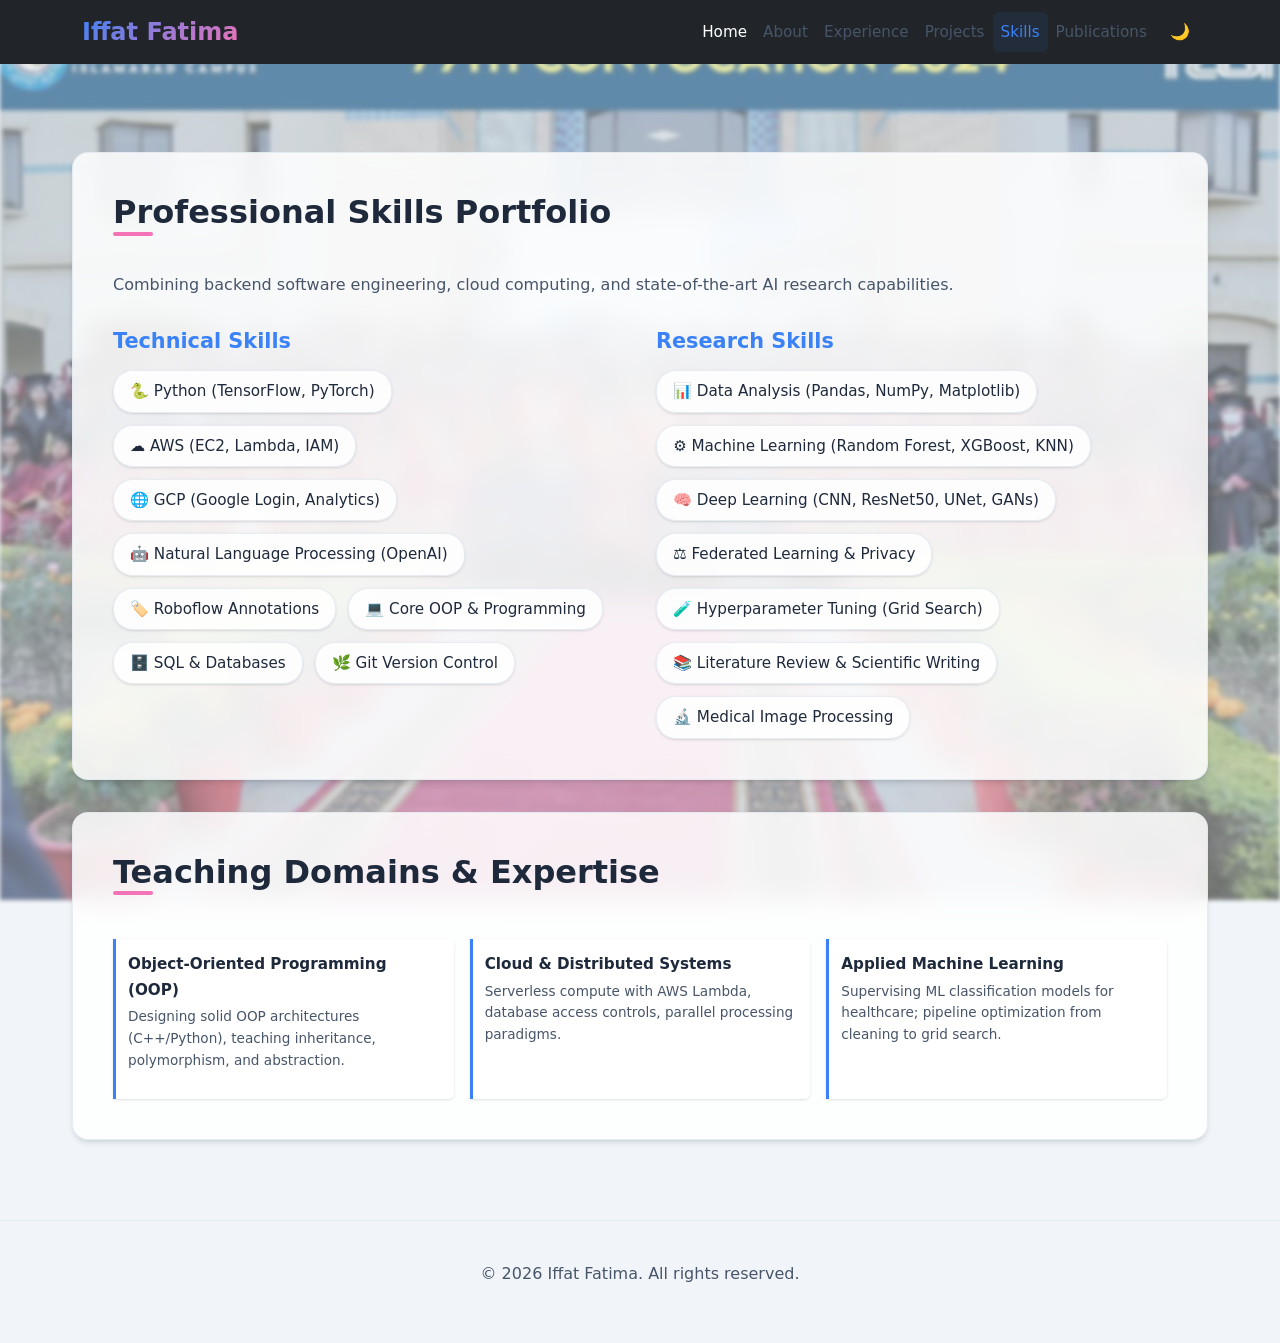
<file: skills.html>
<!DOCTYPE html>
<html lang="en">
<head>
  <meta charset="UTF-8" />
  <meta name="viewport" content="width=device-width, initial-scale=1.0" />
  <title>Skills – Iffat Fatima</title>
  <meta name="description" content="Technical, Cloud, NLP, and Deep Learning research skills portfolio of Iffat Fatima." />
  <link rel="preconnect" href="https://fonts.googleapis.com">
  <link rel="preconnect" href="https://fonts.gstatic.com" crossorigin>
  <link href="https://fonts.googleapis.com/css2?family=Roboto:wght@400;500;700&display=swap" rel="stylesheet">
   <link href="https://cdn.jsdelivr.net/npm/bootstrap@5.3.3/dist/css/bootstrap.min.css" rel="stylesheet">
  <link rel="stylesheet" href="style.css" />
</head>
<body>
  <div class="bg-overlay"></div>

<header>
  <nav class="navbar navbar-expand-lg navbar-dark bg-dark sticky-top" aria-label="Main Navigation">
    <div class="container">
      <!-- Logo/Brand Link -->
      <a href="index.html" class="navbar-brand logo-link fw-bold">Iffat Fatima</a>
      
      <!-- Mobile Hamburger Button -->
      <button class="navbar-toggler" type="button" data-bs-toggle="collapse" data-bs-target="#portfolioNav" aria-controls="portfolioNav" aria-expanded="false" aria-label="Toggle navigation">
        <span class="navbar-toggler-icon"></span>
      </button>
      
      <!-- Collapsible Navigation Menu -->
      <div class="collapse navbar-collapse" id="portfolioNav">
        <ul class="navbar-nav ms-auto align-items-lg-center">
          <li class="nav-item"><a class="nav-link active" href="index.html">Home</a></li>
          <li class="nav-item"><a class="nav-link" href="about.html">About</a></li>
          <li class="nav-item"><a class="nav-link" href="experience.html">Experience</a></li>
          <li class="nav-item"><a class="nav-link" href="projects.html">Projects</a></li>
          <li class="nav-item"><a class="nav-link" href="skills.html">Skills</a></li>
          <li class="nav-item"><a class="nav-link" href="publications.html">Publications</a></li>
          
          <!-- Theme Toggle Button Wrapper -->
          <li class="nav-item ms-lg-2 mt-2 mt-lg-0">
            <button class="btn btn-outline-light theme-toggle-btn px-2 py-1" id="theme-toggle" aria-label="Toggle Theme">🌙</button>
          </li>
        </ul>
      </div>
    </div>
  </nav>
</header>

  <!-- Main Content -->
  <main>
    <section class="section-card">
      <h2 class="section-title">Professional Skills Portfolio</h2>
      <p style="margin-top: 1rem; color: var(--text-secondary); margin-bottom: 2rem;">
        Combining backend software engineering, cloud computing, and state-of-the-art AI research capabilities.
      </p>

      <div class="skills-columns">
        <!-- Technical Engineering Skills -->
        <div>
          <h3 class="skills-category-title">Technical Skills</h3>
          <div class="skill-pills">
            <span class="skill-pill">🐍 Python (TensorFlow, PyTorch)</span>
            <span class="skill-pill">☁️ AWS (EC2, Lambda, IAM)</span>
            <span class="skill-pill">🌐 GCP (Google Login, Analytics)</span>
            <span class="skill-pill">🤖 Natural Language Processing (OpenAI)</span>
            <span class="skill-pill">🏷️ Roboflow Annotations</span>
            <span class="skill-pill">💻 Core OOP & Programming</span>
            <span class="skill-pill">🗄️ SQL & Databases</span>
            <span class="skill-pill">🌿 Git Version Control</span>
          </div>
        </div>

        <!-- Research Skills -->
        <div>
          <h3 class="skills-category-title">Research Skills</h3>
          <div class="skill-pills">
            <span class="skill-pill">📊 Data Analysis (Pandas, NumPy, Matplotlib)</span>
            <span class="skill-pill">⚙️ Machine Learning (Random Forest, XGBoost, KNN)</span>
            <span class="skill-pill">🧠 Deep Learning (CNN, ResNet50, UNet, GANs)</span>
            <span class="skill-pill">⚖️ Federated Learning & Privacy</span>
            <span class="skill-pill">🧪 Hyperparameter Tuning (Grid Search)</span>
            <span class="skill-pill">📚 Literature Review & Scientific Writing</span>
            <span class="skill-pill">🔬 Medical Image Processing</span>
          </div>
        </div>
      </div>
    </section>

    <!-- Detailed Skill Context Section -->
    <section class="section-card">
      <h2 class="section-title">Teaching Domains & Expertise</h2>
      <div class="course-grid" style="margin-top: 1.5rem;">
        <div class="course-item" style="border-left-color: var(--primary-color);">
          <strong>Object-Oriented Programming (OOP)</strong>
          <p style="font-size: 0.85rem; color: var(--text-secondary); margin-top: 0.25rem;">Designing solid OOP architectures (C++/Python), teaching inheritance, polymorphism, and abstraction.</p>
        </div>
        <div class="course-item" style="border-left-color: var(--primary-color);">
          <strong>Cloud & Distributed Systems</strong>
          <p style="font-size: 0.85rem; color: var(--text-secondary); margin-top: 0.25rem;">Serverless compute with AWS Lambda, database access controls, parallel processing paradigms.</p>
        </div>
        <div class="course-item" style="border-left-color: var(--primary-color);">
          <strong>Applied Machine Learning</strong>
          <p style="font-size: 0.85rem; color: var(--text-secondary); margin-top: 0.25rem;">Supervising ML classification models for healthcare; pipeline optimization from cleaning to grid search.</p>
        </div>
      </div>
    </section>
  </main>

  <footer>
    <p>&copy; 2026 Iffat Fatima. All rights reserved.</p>
  </footer>
  <!-- Bootstrap 5 JS Bundle (Required for Navbar Toggle) -->
  <script src="https://cdn.jsdelivr.net/npm/bootstrap@5.3.3/dist/js/bootstrap.bundle.min.js"></script>

  <script src="script.js"></script>
</body>
</html>
</file>
<file: style.css>
/* 
   style.css 
   Professional Portfolio Design System for Iffat Fatima
   Theme: Neutral Grey & Slate Blue with a Sophisticated Rose/Girly Accent
   Fully responsive, supporting Light/Dark mode and blurred convocation background.
*/

:root {
  /* Font Family */
  --font-sans: 'Roboto', -apple-system, BlinkMacSystemFont, "Segoe UI", sans-serif;

  --bg-color: #0f172a; /* Deep slate */
  --bg-card: rgba(30, 41, 59, 0.85);
  --bg-nav: rgba(15, 23, 42, 0.9);
  --text-primary: #f8fafc;
  --text-secondary: #cbd5e1;
  
  --primary-color: #60a5fa;
  --primary-hover: #3b82f6;
  
  --accent-color: #f472b6; /* Soft Rose/Girly Pink */
  --accent-light: rgba(244, 114, 182, 0.2);
  --accent-hover: #f43f5e;

  --border-color: rgba(51, 65, 85, 0.8);
  --shadow-sm: 0 1px 3px 0 rgba(0, 0, 0, 0.3);
  --shadow-md: 0 4px 6px -1px rgba(0, 0, 0, 0.3);
  --shadow-lg: 0 10px 15px -3px rgba(0, 0, 0, 0.4);
  
  --backdrop-blur: 12px;
}

/* Light Mode Variables (Triggered via data attribute) */
[data-theme="light"] {
  --bg-color: #f1f5f9; /* Soft grey-blue */
  --bg-card: rgba(255, 255, 255, 0.85); /* Semi-transparent for blur effect */
  --bg-nav: rgba(241, 245, 249, 0.9);
  --text-primary: #1e293b; /* Dark slate */
  --text-secondary: #475569; /* Muted grey-blue */
  
  --primary-color: #3b82f6; /* Modern Blue */
  --primary-hover: #2563eb;
  
  --accent-color: #f472b6;
  --accent-light: #fbcfe8;
  --accent-hover: #db2777;

  --border-color: rgba(226, 232, 240, 0.8);
  --shadow-sm: 0 1px 3px 0 rgba(0, 0, 0, 0.1), 0 1px 2px -1px rgba(0, 0, 0, 0.1);
  --shadow-md: 0 4px 6px -1px rgba(0, 0, 0, 0.1), 0 2px 4px -2px rgba(0, 0, 0, 0.1);
  --shadow-lg: 0 10px 15px -3px rgba(0, 0, 0, 0.1), 0 4px 6px -4px rgba(0, 0, 0, 0.1);
}

/* Global Reset & Base Styles */
* {
  margin: 0;
  padding: 0;
  box-sizing: border-box;
}

html {
  scroll-behavior: smooth;
  font-family: var(--font-sans);
}

body {
  background-color: var(--bg-color);
  color: var(--text-primary);
  line-height: 1.6;
  min-height: 100vh;
  display: flex;
  flex-direction: column;
  position: relative;
  overflow-x: hidden;
  transition: background-color 0.3s ease, color 0.3s ease;
}

/* Convocation Background Image with Blur */
.bg-overlay {
  position: fixed;
  top: 0;
  left: 0;
  width: 100vw;
  height: 100vh;
  z-index: -10;
  background-image: url('media/convocation.jpg');
  background-size: cover;
  background-position: center;
  background-repeat: no-repeat;
  filter: blur(2px) brightness(0.92);
  opacity: 0.6; /* Much more visible background presence */
  transition: filter 0.3s ease, opacity 0.3s ease;
}

[data-theme="dark"] .bg-overlay {
  filter: blur(2px) brightness(0.4);
  opacity: 0.7;
}

/* Navigation Bar */
.header-nav {
  position: fixed;
  top: 0;
  left: 0;
  right: 0;
  z-index: 100;
  background-color: var(--bg-nav);
  backdrop-filter: blur(var(--backdrop-blur));
  -webkit-backdrop-filter: blur(var(--backdrop-blur));
  border-bottom: 1px solid var(--border-color);
  transition: background-color 0.3s, border-color 0.3s;
}

.nav-container {
  max-width: 1200px;
  margin: 0 auto;
  padding: 1rem 2rem;
  display: flex;
  justify-content: space-between;
  align-items: center;
}

.logo-link {
  font-size: 1.5rem;
  font-weight: 700;
  text-decoration: none;
  color: var(--text-primary);
  background: linear-gradient(135deg, var(--primary-color), var(--accent-color));
  -webkit-background-clip: text;
  background-clip: text;
  -webkit-text-fill-color: transparent;
  transition: opacity 0.3s ease;
}

.logo-link:hover {
  opacity: 0.85;
}

.nav-menu {
  display: flex;
  list-style: none;
  gap: 1.5rem;
  align-items: center;
}

.nav-item a {
  text-decoration: none;
  color: var(--text-secondary);
  font-size: 0.95rem;
  font-weight: 500;
  padding: 0.5rem 0.75rem;
  border-radius: 6px;
  transition: color 0.2s ease, background-color 0.2s ease;
}

.nav-item a:hover,
.nav-item.active a {
  color: var(--primary-color);
  background-color: rgba(59, 130, 246, 0.08);
}

[data-theme="dark"] .nav-item a:hover,
[data-theme="dark"] .nav-item.active a {
  color: var(--primary-color);
  background-color: rgba(96, 165, 250, 0.15);
}

.theme-toggle-btn {
  background: none;
  border: 1px solid var(--border-color);
  padding: 0.5rem;
  border-radius: 50%;
  cursor: pointer;
  display: flex;
  align-items: center;
  justify-content: center;
  width: 2.2rem;
  height: 2.2rem;
  color: var(--text-primary);
  transition: background-color 0.2s, transform 0.2s;
}

.theme-toggle-btn:hover {
  background-color: var(--border-color);
  transform: scale(1.05);
}

/* Main Container Layout */
main {
  flex: 1;
  padding-top: 5.5rem; /* Space for fixed nav */
  max-width: 1200px;
  width: 100%;
  margin: 0 auto;
  padding-left: 2rem;
  padding-right: 2rem;
}

/* Hero Section */
.hero-section {
  display: flex;
  flex-direction: column;
  align-items: center;
  justify-content: center;
  text-align: center;
  min-height: calc(85vh - 5.5rem);
  padding: 2rem 0;
}

.profile-container {
  position: relative;
  margin-bottom: 2rem;
}

.profile-img {
  width: 180px;
  height: 180px;
  border-radius: 50%;
  object-fit: cover;
  border: 4px solid var(--bg-card);
  box-shadow: var(--shadow-lg), 0 0 0 4px var(--accent-light);
  transition: transform 0.3s ease, box-shadow 0.3s ease;
}

.profile-img:hover {
  transform: scale(1.03);
  box-shadow: var(--shadow-lg), 0 0 0 6px var(--accent-color);
}

.hero-title {
  font-size: 3rem;
  font-weight: 700;
  margin-bottom: 0.5rem;
  color: var(--text-primary);
  letter-spacing: -0.025em;
}

.hero-subtitle {
  font-size: 1.4rem;
  color: var(--primary-color);
  font-weight: 500;
  margin-bottom: 1.5rem;
}

.hero-description {
  max-width: 650px;
  font-size: 1.1rem;
  color: var(--text-secondary);
  margin-bottom: 2.5rem;
}

.btn-group {
  display: flex;
  gap: 1rem;
}

.btn {
  display: inline-flex;
  align-items: center;
  justify-content: center;
  padding: 0.75rem 1.5rem;
  font-size: 1rem;
  font-weight: 500;
  border-radius: 8px;
  text-decoration: none;
  cursor: pointer;
  transition: background-color 0.2s, transform 0.2s, border-color 0.2s;
  border: none;
}

.btn-primary {
  background-color: var(--primary-color);
  color: white;
}

.btn-primary:hover {
  background-color: var(--primary-hover);
  transform: translateY(-2px);
}

.btn-secondary {
  background-color: transparent;
  color: var(--text-primary);
  border: 1px solid var(--border-color);
}

.btn-secondary:hover {
  background-color: rgba(0, 0, 0, 0.05);
  transform: translateY(-2px);
}

[data-theme="dark"] .btn-secondary:hover {
  background-color: rgba(255, 255, 255, 0.05);
}

/* Sections - General Card Style */
.section-card {
  background-color: var(--bg-card);
  backdrop-filter: blur(var(--backdrop-blur));
  -webkit-backdrop-filter: blur(var(--backdrop-blur));
  border: 1px solid var(--border-color);
  border-radius: 16px;
  padding: 2.5rem;
  box-shadow: var(--shadow-md);
  margin-bottom: 2rem;
  transition: transform 0.3s ease, box-shadow 0.3s ease;
}

.section-title {
  font-size: 2rem;
  font-weight: 700;
  margin-bottom: 1.5rem;
  position: relative;
  display: inline-block;
}

.section-title::after {
  content: '';
  position: absolute;
  left: 0;
  bottom: -4px;
  width: 40px;
  height: 4px;
  background-color: var(--accent-color);
  border-radius: 2px;
}

/* Timeline Layout for Experience */
.experience-timeline {
  display: flex;
  flex-direction: column;
  gap: 2rem;
  position: relative;
  padding-left: 1.5rem;
  border-left: 2px solid var(--border-color);
}

.timeline-item {
  position: relative;
}

.timeline-dot {
  position: absolute;
  left: calc(-1.5rem - 6px);
  top: 6px;
  width: 10px;
  height: 10px;
  border-radius: 50%;
  background-color: var(--accent-color);
  border: 2px solid var(--bg-card);
  box-shadow: 0 0 0 3px var(--accent-light);
}

.timeline-header {
  display: flex;
  justify-content: space-between;
  align-items: flex-start;
  margin-bottom: 0.5rem;
  flex-wrap: wrap;
}

.timeline-title {
  font-size: 1.2rem;
  font-weight: 600;
  color: var(--text-primary);
}

.timeline-subtitle {
  font-size: 1rem;
  color: var(--primary-color);
  font-weight: 500;
}

.timeline-date {
  font-size: 0.9rem;
  color: var(--text-secondary);
  font-weight: 500;
}

.timeline-content {
  color: var(--text-secondary);
}

.timeline-content ul {
  list-style-type: none;
  margin-top: 0.5rem;
}

.timeline-content li {
  position: relative;
  padding-left: 1.2rem;
  margin-bottom: 0.4rem;
}

.timeline-content li::before {
  content: "•";
  position: absolute;
  left: 0;
  color: var(--accent-color);
  font-size: 1.1rem;
}

/* Grid Layout for Projects */
.projects-grid {
  display: grid;
  grid-template-columns: repeat(auto-fill, minmax(320px, 1fr));
  gap: 1.5rem;
}

.project-card {
  background-color: var(--bg-card);
  border: 1px solid var(--border-color);
  border-radius: 12px;
  overflow: hidden;
  display: flex;
  flex-direction: column;
  box-shadow: var(--shadow-sm);
  transition: transform 0.2s, box-shadow 0.2s;
}

.project-card:hover {
  transform: translateY(-4px);
  box-shadow: var(--shadow-md);
}

.project-img-wrapper {
  position: relative;
  padding-top: 56.25%; /* 16:9 Aspect Ratio */
  overflow: hidden;
}

.project-img {
  position: absolute;
  top: 0;
  left: 0;
  width: 100%;
  height: 100%;
  object-fit: cover;
  transition: transform 0.3s;
}

.project-card:hover .project-img {
  transform: scale(1.05);
}

.project-body {
  padding: 1.5rem;
  display: flex;
  flex-direction: column;
  flex-grow: 1;
}

.project-card-title {
  font-size: 1.25rem;
  font-weight: 600;
  margin-bottom: 0.5rem;
  color: var(--text-primary);
}

.project-date {
  font-size: 0.85rem;
  color: var(--text-secondary);
  margin-bottom: 0.75rem;
}

.project-card-desc {
  font-size: 0.95rem;
  color: var(--text-secondary);
  margin-bottom: 1rem;
  flex-grow: 1;
}

.tag-list {
  display: flex;
  flex-wrap: wrap;
  gap: 0.5rem;
  margin-top: auto;
}

.tag {
  font-size: 0.75rem;
  font-weight: 500;
  padding: 0.2rem 0.5rem;
  border-radius: 4px;
  background-color: rgba(59, 130, 246, 0.1);
  color: var(--primary-color);
}

.tag.tag-accent {
  background-color: var(--accent-light);
  color: var(--accent-hover);
}

/* Skills Layout */
.skills-columns {
  display: grid;
  grid-template-columns: repeat(auto-fit, minmax(280px, 1fr));
  gap: 2rem;
}

.skills-category-title {
  font-size: 1.3rem;
  font-weight: 600;
  margin-bottom: 1rem;
  color: var(--primary-color);
}

.skill-pills {
  display: flex;
  flex-wrap: wrap;
  gap: 0.75rem;
}

.skill-pill {
  font-size: 0.95rem;
  padding: 0.5rem 1rem;
  background-color: var(--bg-card);
  border: 1px solid var(--border-color);
  border-radius: 20px;
  color: var(--text-primary);
  display: flex;
  align-items: center;
  gap: 0.5rem;
  box-shadow: var(--shadow-sm);
  transition: all 0.2s;
}

.skill-pill:hover {
  transform: translateY(-2px);
  border-color: var(--accent-color);
  box-shadow: 0 0 0 2px var(--accent-light);
}

/* Course Grid */
.course-grid {
  display: grid;
  grid-template-columns: repeat(auto-fit, minmax(200px, 1fr));
  gap: 1rem;
  margin-top: 1rem;
}

.course-item {
  padding: 0.75rem;
  background-color: var(--bg-card);
  border-left: 3px solid var(--accent-color);
  border-radius: 0 6px 6px 0;
  box-shadow: var(--shadow-sm);
}

.course-item strong {
  font-size: 0.95rem;
  color: var(--text-primary);
}

/* Blog Layout */
.blog-list {
  display: flex;
  flex-direction: column;
  gap: 1.5rem;
}

.blog-item {
  padding-bottom: 1.5rem;
  border-bottom: 1px solid var(--border-color);
}

.blog-item:last-child {
  border-bottom: none;
  padding-bottom: 0;
}

.blog-title {
  font-size: 1.25rem;
  font-weight: 600;
  margin-bottom: 0.25rem;
}

.blog-title a {
  text-decoration: none;
  color: var(--text-primary);
  transition: color 0.2s;
}

.blog-title a:hover {
  color: var(--accent-color);
}

.blog-meta {
  font-size: 0.85rem;
  color: var(--text-secondary);
  margin-bottom: 0.75rem;
}

.blog-excerpt {
  color: var(--text-secondary);
}

/* Contact Form styling */
.contact-section-layout {
  display: grid;
  grid-template-columns: repeat(auto-fit, minmax(300px, 1fr));
  gap: 2.5rem;
}

.contact-info {
  display: flex;
  flex-direction: column;
  gap: 1.2rem;
}

.contact-item {
  display: flex;
  align-items: center;
  gap: 1rem;
}

.contact-icon {
  width: 2.5rem;
  height: 2.5rem;
  border-radius: 50%;
  background-color: rgba(244, 114, 182, 0.15);
  color: var(--accent-color);
  display: flex;
  align-items: center;
  justify-content: center;
  font-size: 1.1rem;
}

.contact-text a {
  color: var(--text-primary);
  text-decoration: none;
  transition: color 0.2s;
}

.contact-text a:hover {
  color: var(--accent-color);
}

.form-group {
  margin-bottom: 1.2rem;
}

.form-group label {
  display: block;
  font-size: 0.9rem;
  font-weight: 500;
  margin-bottom: 0.4rem;
  color: var(--text-secondary);
}

.form-control {
  width: 100%;
  padding: 0.75rem 1rem;
  border-radius: 8px;
  border: 1px solid var(--border-color);
  background-color: var(--bg-card);
  color: var(--text-primary);
  font-family: var(--font-sans);
  font-size: 0.95rem;
  transition: border-color 0.2s, box-shadow 0.2s;
}

.form-control:focus {
  outline: none;
  border-color: var(--primary-color);
  box-shadow: 0 0 0 3px rgba(59, 130, 246, 0.15);
}

textarea.form-control {
  resize: vertical;
}

.form-status {
  margin-top: 1rem;
  padding: 0.75rem;
  border-radius: 6px;
  font-size: 0.9rem;
  display: none;
}

.form-status.success {
  background-color: rgba(16, 185, 129, 0.15);
  color: #10b981;
  display: block;
}

.form-status.error {
  background-color: rgba(239, 68, 68, 0.15);
  color: #ef4444;
  display: block;
}

/* Contact Pill styling */
.contact-pill {
  transition: transform 0.2s ease, border-color 0.2s ease, box-shadow 0.2s ease;
}

.contact-pill:hover {
  transform: translateY(-2px);
  border-color: var(--accent-color) !important;
  box-shadow: 0 4px 12px rgba(244, 114, 182, 0.15) !important;
}

/* Footer styling */
footer {
  text-align: center;
  padding: 2.5rem;
  margin-top: 3rem;
  background-color: var(--bg-nav);
  backdrop-filter: blur(var(--backdrop-blur));
  border-top: 1px solid var(--border-color);
  color: var(--text-secondary);
}

/* Responsive adjustments */
@media (max-width: 768px) {
  .nav-container {
    flex-direction: column;
    gap: 1rem;
  }
  
  .nav-menu {
    flex-wrap: wrap;
    justify-content: center;
    gap: 0.8rem;
  }
  
  .hero-title {
    font-size: 2.2rem;
  }
  
  .section-card {
    padding: 1.5rem;
  }
  
  .timeline-header {
    flex-direction: column;
    gap: 0.2rem;
  }
}
</file>
